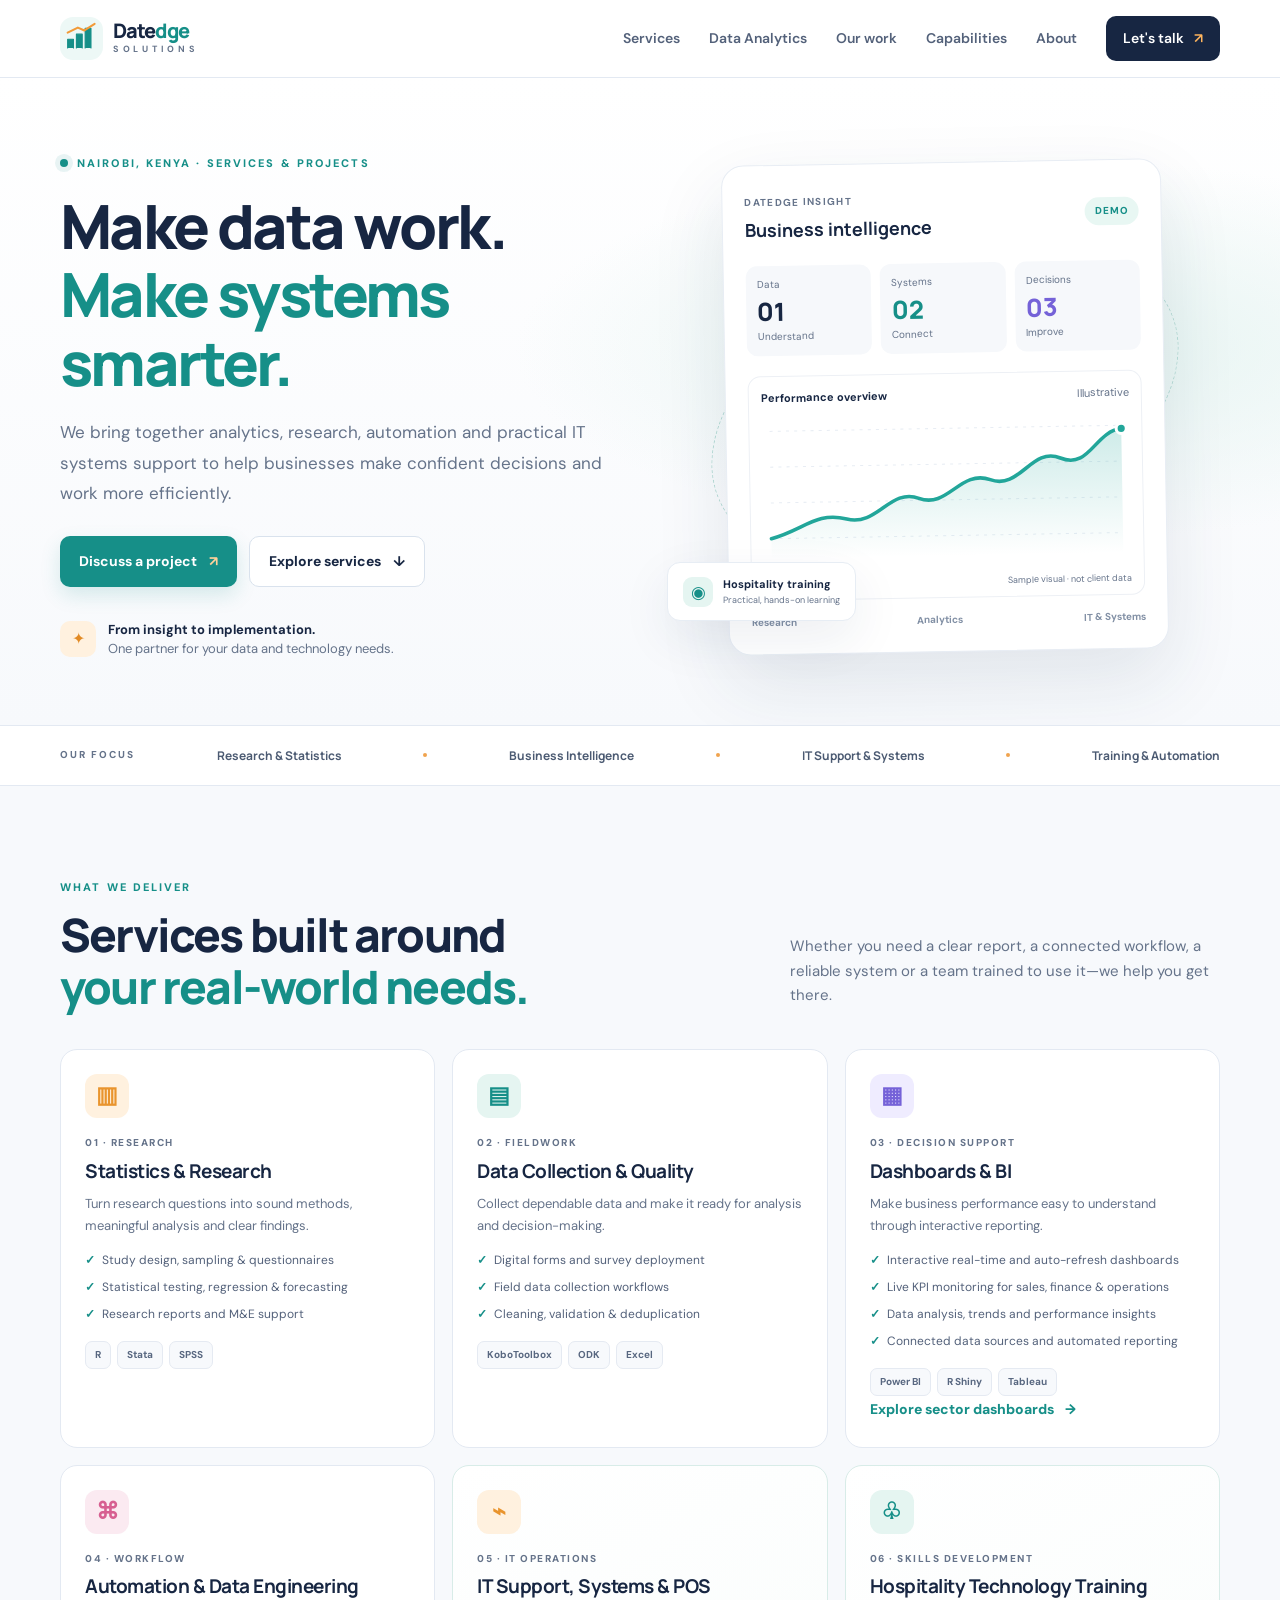
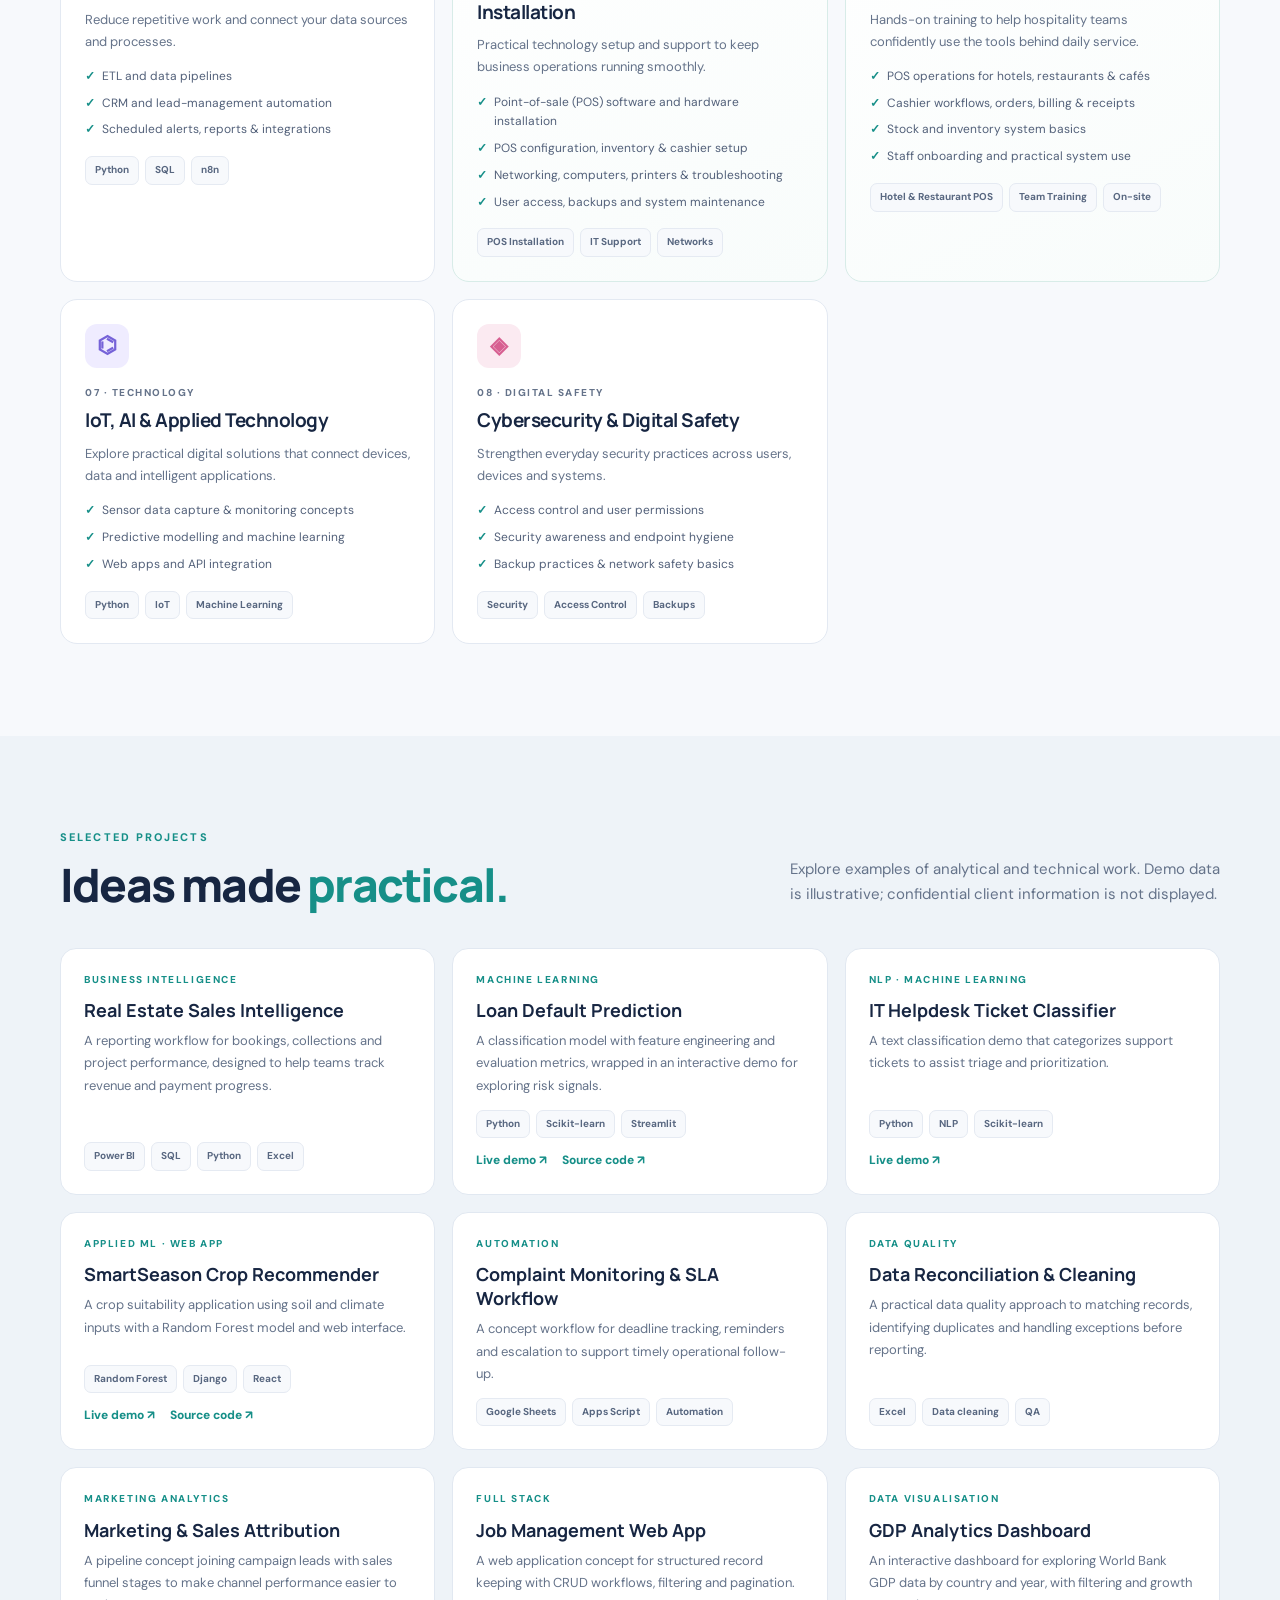
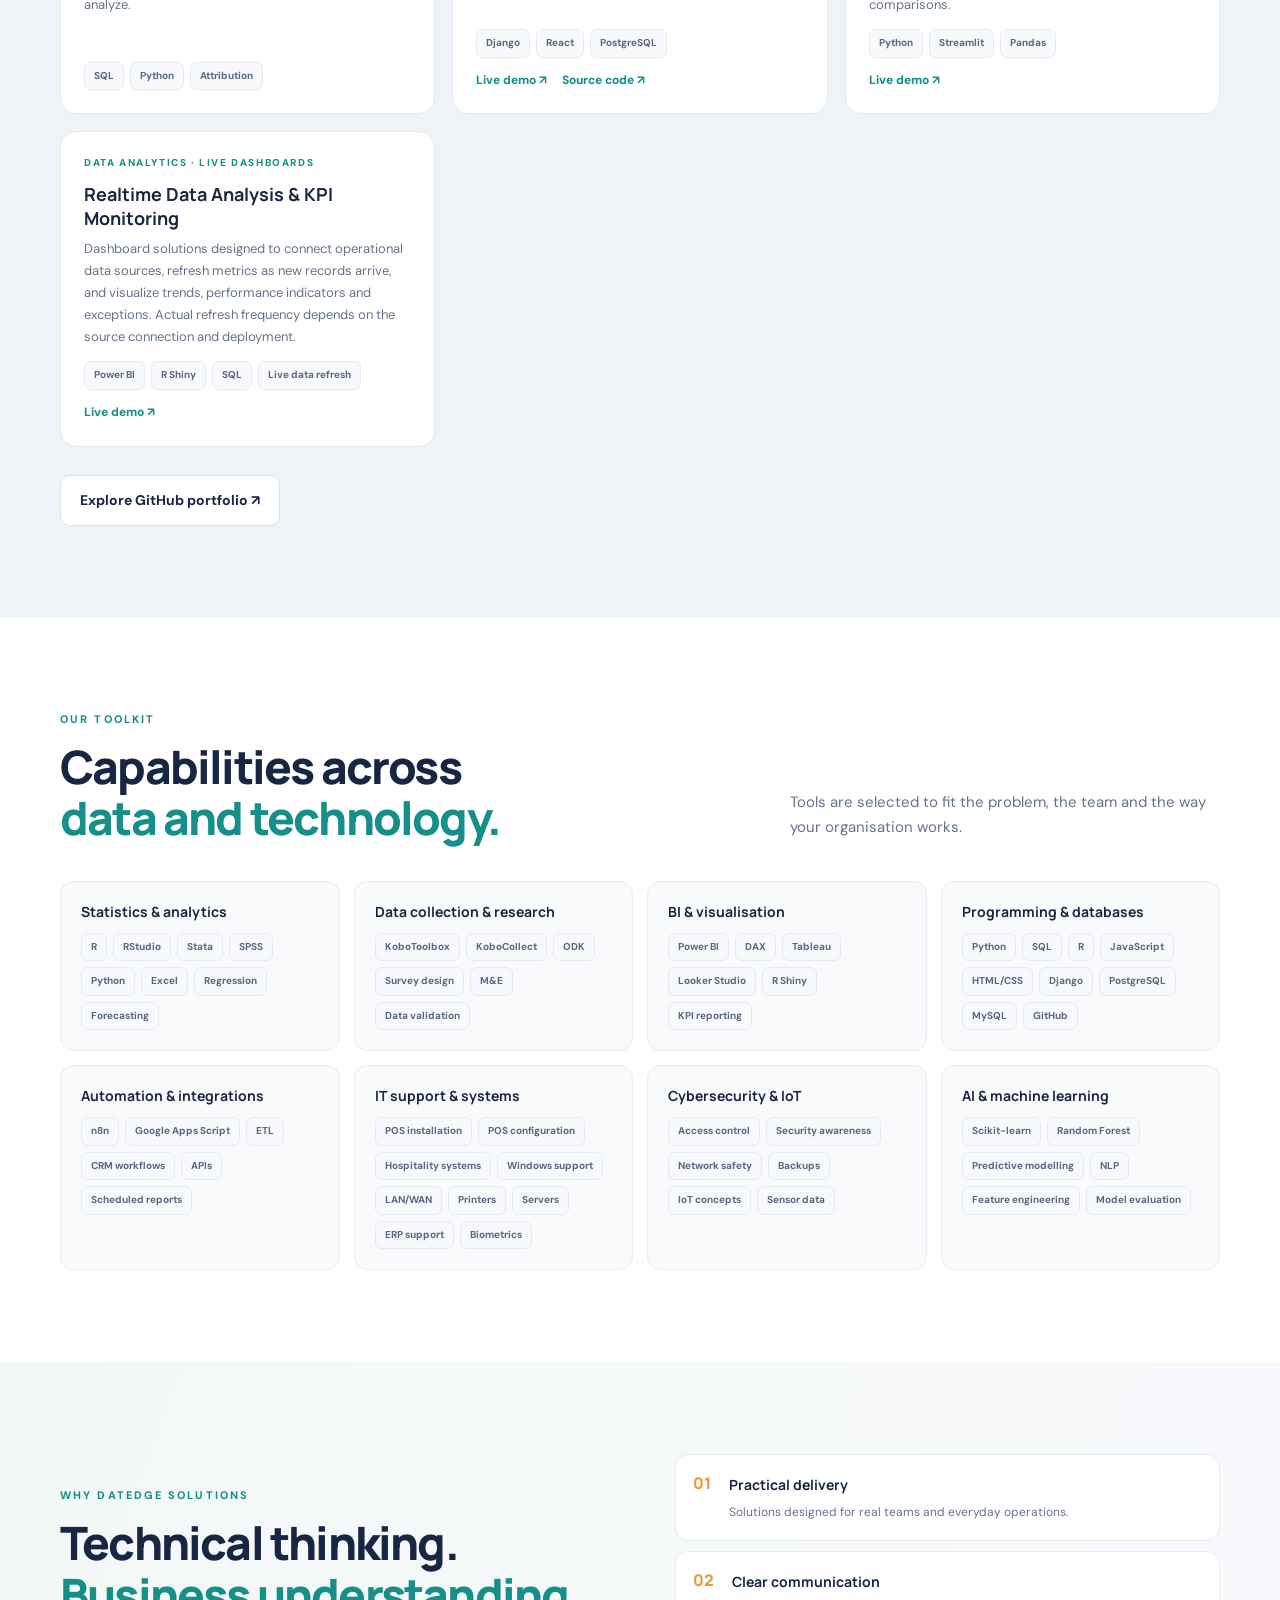
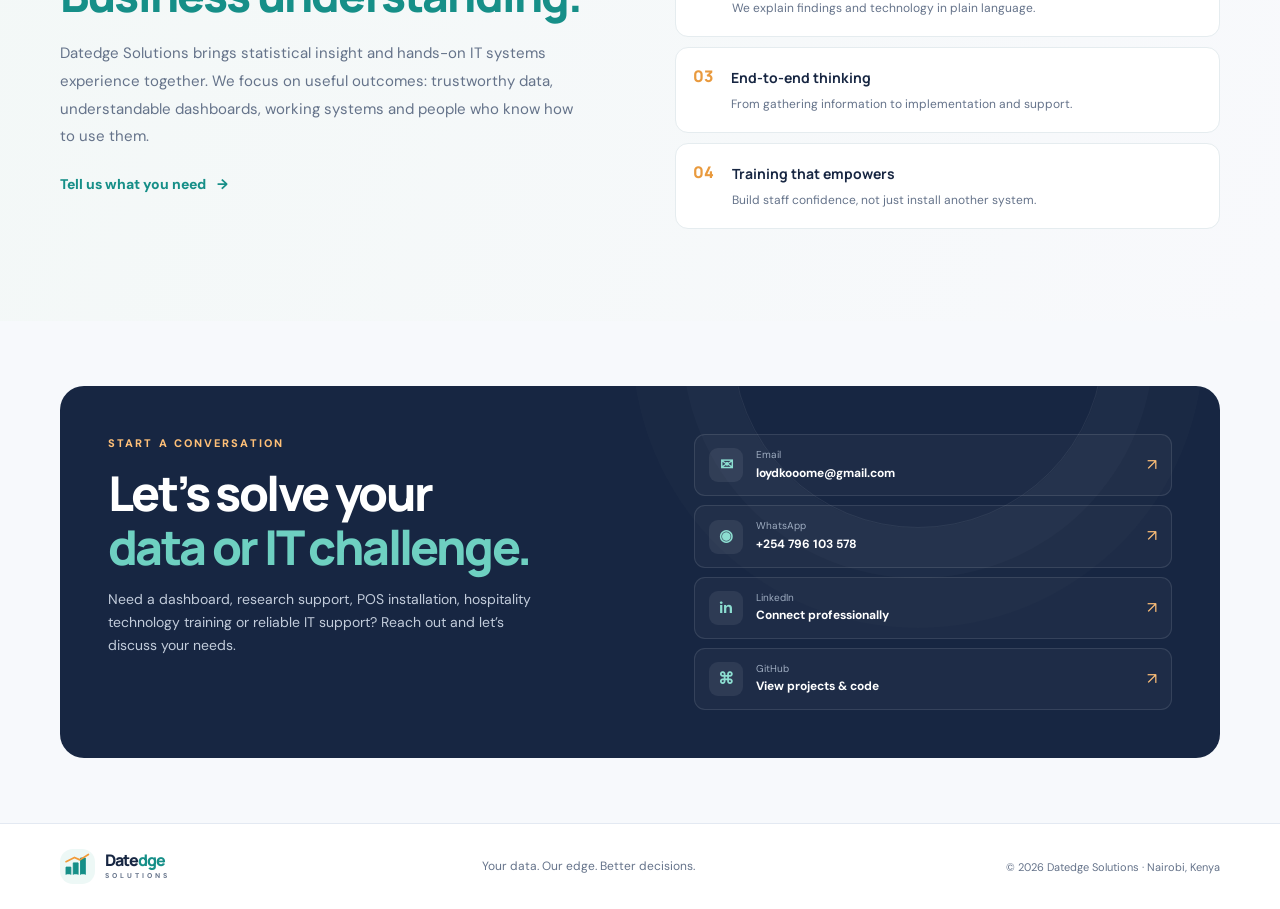
<file: public/index.html>
<!DOCTYPE html>
<html lang="en"><head><meta http-equiv="Content-Type" content="text/html; charset=UTF-8">
<meta name="viewport" content="width=device-width,initial-scale=1"><meta name="theme-color" content="#f7f9fc"><meta name="description" content="Datedge Solutions delivers data analytics, research, automation, IT support, hospitality technology training and point-of-sale installations in Kenya."><title>Datedge Solutions | Data, Systems &amp; Training</title><link rel="preconnect" href="https://fonts.googleapis.com/"><link rel="preconnect" href="https://fonts.gstatic.com/" crossorigin=""><link href="https://fonts.googleapis.com/css2?family=DM+Sans:wght@400;500;600;700&family=Manrope:wght@500;600;700;800&display=swap" rel="stylesheet"><link rel="stylesheet" href="styles.css"></head>
<body><header class="header"><div class="wrap nav"><a class="brand" href="#home" aria-label="Datedge Solutions home"><span class="mark" aria-hidden="true"><svg viewBox="0 0 48 48"><path d="M5 37V25h8v12M17 37V18h8v19M29 37V10h8v27"></path><path d="M5 16 19 9l9 4L42 4" class="trend"></path></svg></span><span><strong>Date<span>dge</span></strong><small>SOLUTIONS</small></span></a><button class="menu-toggle" id="menuToggle" aria-expanded="false" aria-label="Toggle navigation">☰</button><nav class="navlinks" id="navlinks"><a href="#services">Services</a><a href="dashboards.html">Data Analytics</a><a href="#work">Our work</a><a href="#skills">Capabilities</a><a href="#about">About</a><a class="nav-cta" href="#contact">Let's talk <span>↗</span></a></nav></div></header>
<main><section class="hero" id="home"><div class="wrap hero-grid"><div class="hero-copy"><div class="eyebrow"><span class="pulse"></span> Nairobi, Kenya · Services &amp; projects</div><h1>Make data work.<br><span>Make systems smarter.</span></h1><p class="intro">We bring together analytics, research, automation and practical IT systems support to help businesses make confident decisions and work more efficiently.</p><div class="hero-actions"><a class="button primary" href="#contact">Discuss a project <span>↗</span></a><a class="button secondary" href="#services">Explore services <span>↓</span></a></div><div class="hero-proof"><div class="proof-icon">✦</div><p><b>From insight to implementation.</b><br><span>One partner for your data and technology needs.</span></p></div></div><div class="hero-art"><div class="art-glow"></div><div class="dashboard-card"><div class="dash-top"><div><span class="tiny-label">Datedge insight</span><h3>Business intelligence</h3></div><span class="live-pill">DEMO</span></div><div class="dash-metrics"><div class="metric"><small>Data</small><b>01</b><span>Understand</span></div><div class="metric accent"><small>Systems</small><b>02</b><span>Connect</span></div><div class="metric violet"><small>Decisions</small><b>03</b><span>Improve</span></div></div><div class="chart-box"><div class="chart-head"><b>Performance overview</b><span>Illustrative</span></div><svg viewBox="0 0 360 150" role="img" aria-label="Illustrative rising performance chart"><defs><lineargradient id="fill" x1="0" x2="0" y1="0" y2="1"><stop offset="0" stop-color="#22a69a" stop-opacity=".22"></stop><stop offset="1" stop-color="#22a69a" stop-opacity="0"></stop></lineargradient></defs><path d="M8 120H352M8 85H352M8 50H352M8 15H352" stroke="#e8edf4" stroke-dasharray="3 5"></path><path d="M8 120 C40 112 52 94 82 102 S125 72 153 83 S194 55 223 66 S264 34 292 46 S326 21 352 18 V140H8Z" fill="url(#fill)"></path><path d="M8 120 C40 112 52 94 82 102 S125 72 153 83 S194 55 223 66 S264 34 292 46 S326 21 352 18" fill="none" stroke="#22a69a" stroke-width="3.5" stroke-linecap="round"></path><circle cx="352" cy="18" r="5" fill="#22a69a" stroke="white" stroke-width="3"></circle></svg><div class="chart-legend"><span><i></i>Data-led progress</span><span>Sample visual · not client data</span></div></div><div class="dash-bottom"><span>Research</span><span>Analytics</span><span>IT &amp; Systems</span></div></div><!-- hero floating analytics note removed --><div class="floating-note note-two"><span class="note-icon teal">◉</span><div><b>Hospitality training</b><small>Practical, hands-on learning</small></div></div><div class="orbit orbit-a"></div><div class="orbit orbit-b"></div></div></div></section>
<section class="trust-strip"><div class="wrap strip-inner"><span>OUR FOCUS</span><b>Research &amp; Statistics</b><i></i><b>Business Intelligence</b><i></i><b>IT Support &amp; Systems</b><i></i><b>Training &amp; Automation</b></div></section>
<section class="section" id="services"><div class="wrap"><div class="section-head"><div><div class="eyebrow">What we deliver</div><h2>Services built around<br><span>your real-world needs.</span></h2></div><p>Whether you need a clear report, a connected workflow, a reliable system or a team trained to use it—we help you get there.</p></div><div class="service-grid">
<article class="service-card"><div class="service-icon orange-bg">▥</div><div class="card-kicker">01 · Research</div><h3>Statistics &amp; Research</h3><p>Turn research questions into sound methods, meaningful analysis and clear findings.</p><ul><li>Study design, sampling &amp; questionnaires</li><li>Statistical testing, regression &amp; forecasting</li><li>Research reports and M&amp;E support</li></ul><div class="tags"><span>R</span><span>Stata</span><span>SPSS</span></div></article>
<article class="service-card"><div class="service-icon teal-bg">▤</div><div class="card-kicker">02 · Fieldwork</div><h3>Data Collection &amp; Quality</h3><p>Collect dependable data and make it ready for analysis and decision-making.</p><ul><li>Digital forms and survey deployment</li><li>Field data collection workflows</li><li>Cleaning, validation &amp; deduplication</li></ul><div class="tags"><span>KoboToolbox</span><span>ODK</span><span>Excel</span></div></article>
<article class="service-card"><div class="service-icon violet-bg">▦</div><div class="card-kicker">03 · Decision support</div><h3>Dashboards &amp; BI</h3><p>Make business performance easy to understand through interactive reporting.</p><ul><li>Interactive real-time and auto-refresh dashboards</li><li>Live KPI monitoring for sales, finance &amp; operations</li><li>Data analysis, trends and performance insights</li><li>Connected data sources and automated reporting</li></ul><div class="tags"><span>Power BI</span><span>R Shiny</span><span>Tableau</span></div><a class="text-link" href="dashboards.html">Explore sector dashboards <span>→</span></a></article>
<article class="service-card"><div class="service-icon pink-bg">⌘</div><div class="card-kicker">04 · Workflow</div><h3>Automation &amp; Data Engineering</h3><p>Reduce repetitive work and connect your data sources and processes.</p><ul><li>ETL and data pipelines</li><li>CRM and lead-management automation</li><li>Scheduled alerts, reports &amp; integrations</li></ul><div class="tags"><span>Python</span><span>SQL</span><span>n8n</span></div></article>
<article class="service-card featured-service"><div class="service-icon orange-bg">⌁</div><div class="card-kicker">05 · IT operations</div><h3>IT Support, Systems &amp; POS Installation</h3><p>Practical technology setup and support to keep business operations running smoothly.</p><ul><li>Point-of-sale (POS) software and hardware installation</li><li>POS configuration, inventory &amp; cashier setup</li><li>Networking, computers, printers &amp; troubleshooting</li><li>User access, backups and system maintenance</li></ul><div class="tags"><span>POS Installation</span><span>IT Support</span><span>Networks</span></div></article>
<article class="service-card featured-service"><div class="service-icon teal-bg">♧</div><div class="card-kicker">06 · Skills development</div><h3>Hospitality Technology Training</h3><p>Hands-on training to help hospitality teams confidently use the tools behind daily service.</p><ul><li>POS operations for hotels, restaurants &amp; cafés</li><li>Cashier workflows, orders, billing &amp; receipts</li><li>Stock and inventory system basics</li><li>Staff onboarding and practical system use</li></ul><div class="tags"><span>Hotel &amp; Restaurant POS</span><span>Team Training</span><span>On-site</span></div></article>
<article class="service-card"><div class="service-icon violet-bg">⌬</div><div class="card-kicker">07 · Technology</div><h3>IoT, AI &amp; Applied Technology</h3><p>Explore practical digital solutions that connect devices, data and intelligent applications.</p><ul><li>Sensor data capture &amp; monitoring concepts</li><li>Predictive modelling and machine learning</li><li>Web apps and API integration</li></ul><div class="tags"><span>Python</span><span>IoT</span><span>Machine Learning</span></div></article>
<article class="service-card"><div class="service-icon pink-bg">◈</div><div class="card-kicker">08 · Digital safety</div><h3>Cybersecurity &amp; Digital Safety</h3><p>Strengthen everyday security practices across users, devices and systems.</p><ul><li>Access control and user permissions</li><li>Security awareness and endpoint hygiene</li><li>Backup practices &amp; network safety basics</li></ul><div class="tags"><span>Security</span><span>Access Control</span><span>Backups</span></div></article>
</div></div></section>
<section class="section work-section" id="work"><div class="wrap"><div class="section-head"><div><div class="eyebrow">Selected projects</div><h2>Ideas made <span>practical.</span></h2></div><p>Explore examples of analytical and technical work. Demo data is illustrative; confidential client information is not displayed.</p></div><div class="work-grid" id="projectGrid"><article class="work-card"><span class="work-type">Business Intelligence</span><h3>Real Estate Sales Intelligence</h3><p>A reporting workflow for bookings, collections and project performance, designed to help teams track revenue and payment progress.</p><div class="tags"><span>Power BI</span><span>SQL</span><span>Python</span><span>Excel</span></div></article><article class="work-card"><span class="work-type">Machine Learning</span><h3>Loan Default Prediction</h3><p>A classification model with feature engineering and evaluation metrics, wrapped in an interactive demo for exploring risk signals.</p><div class="tags"><span>Python</span><span>Scikit-learn</span><span>Streamlit</span></div><div class="work-links"><a href="https://loan-default-predictor-wqexuwmwvjjupbzzurv7ct.streamlit.app/" target="_blank" rel="noopener">Live demo ↗</a><a href="https://github.com/LOYDKOOME/loan-default-predictor" target="_blank" rel="noopener">Source code ↗</a></div></article><article class="work-card"><span class="work-type">NLP · Machine Learning</span><h3>IT Helpdesk Ticket Classifier</h3><p>A text classification demo that categorizes support tickets to assist triage and prioritization.</p><div class="tags"><span>Python</span><span>NLP</span><span>Scikit-learn</span></div><div class="work-links"><a href="https://support-tickets-template.streamlit.app/" target="_blank" rel="noopener">Live demo ↗</a></div></article><article class="work-card"><span class="work-type">Applied ML · Web App</span><h3>SmartSeason Crop Recommender</h3><p>A crop suitability application using soil and climate inputs with a Random Forest model and web interface.</p><div class="tags"><span>Random Forest</span><span>Django</span><span>React</span></div><div class="work-links"><a href="https://crop-recommender-yloa.onrender.com/" target="_blank" rel="noopener">Live demo ↗</a><a href="https://github.com/LOYDKOOME/Data-analitics" target="_blank" rel="noopener">Source code ↗</a></div></article><article class="work-card"><span class="work-type">Automation</span><h3>Complaint Monitoring &amp; SLA Workflow</h3><p>A concept workflow for deadline tracking, reminders and escalation to support timely operational follow-up.</p><div class="tags"><span>Google Sheets</span><span>Apps Script</span><span>Automation</span></div></article><article class="work-card"><span class="work-type">Data Quality</span><h3>Data Reconciliation &amp; Cleaning</h3><p>A practical data quality approach to matching records, identifying duplicates and handling exceptions before reporting.</p><div class="tags"><span>Excel</span><span>Data cleaning</span><span>QA</span></div></article><article class="work-card"><span class="work-type">Marketing Analytics</span><h3>Marketing &amp; Sales Attribution</h3><p>A pipeline concept joining campaign leads with sales funnel stages to make channel performance easier to analyze.</p><div class="tags"><span>SQL</span><span>Python</span><span>Attribution</span></div></article><article class="work-card"><span class="work-type">Full Stack</span><h3>Job Management Web App</h3><p>A web application concept for structured record keeping with CRUD workflows, filtering and pagination.</p><div class="tags"><span>Django</span><span>React</span><span>PostgreSQL</span></div><div class="work-links"><a href="https://job-management-app-eta.vercel.app/" target="_blank" rel="noopener">Live demo ↗</a><a href="https://github.com/LOYDKOOME/job-management-app" target="_blank" rel="noopener">Source code ↗</a></div></article><article class="work-card"><span class="work-type">Data Visualisation</span><h3>GDP Analytics Dashboard</h3><p>An interactive dashboard for exploring World Bank GDP data by country and year, with filtering and growth comparisons.</p><div class="tags"><span>Python</span><span>Streamlit</span><span>Pandas</span></div><div class="work-links"><a href="https://gdp-dashboard-template.streamlit.app/" target="_blank" rel="noopener">Live demo ↗</a></div></article><article class="work-card"><span class="work-type">Data Analytics · Live Dashboards</span><h3>Realtime Data Analysis &amp; KPI Monitoring</h3><p>Dashboard solutions designed to connect operational data sources, refresh metrics as new records arrive, and visualize trends, performance indicators and exceptions. Actual refresh frequency depends on the source connection and deployment.</p><div class="tags"><span>Power BI</span><span>R Shiny</span><span>SQL</span><span>Live data refresh</span></div><div class="work-links"><a href="dashboards.html" target="_blank" rel="noopener">Live demo ↗</a></div></article></div><div class="work-footer"><a class="button secondary" href="https://github.com/LOYDKOOME" target="_blank" rel="noopener">Explore GitHub portfolio ↗</a></div></div></section>
<section class="section capabilities" id="skills"><div class="wrap"><div class="section-head"><div><div class="eyebrow">Our toolkit</div><h2>Capabilities across<br><span>data and technology.</span></h2></div><p>Tools are selected to fit the problem, the team and the way your organisation works.</p></div><div class="cap-grid"><article><h3>Statistics &amp; analytics</h3><div class="tags"><span>R</span><span>RStudio</span><span>Stata</span><span>SPSS</span><span>Python</span><span>Excel</span><span>Regression</span><span>Forecasting</span></div></article><article><h3>Data collection &amp; research</h3><div class="tags"><span>KoboToolbox</span><span>KoboCollect</span><span>ODK</span><span>Survey design</span><span>M&amp;E</span><span>Data validation</span></div></article><article><h3>BI &amp; visualisation</h3><div class="tags"><span>Power BI</span><span>DAX</span><span>Tableau</span><span>Looker Studio</span><span>R Shiny</span><span>KPI reporting</span></div></article><article><h3>Programming &amp; databases</h3><div class="tags"><span>Python</span><span>SQL</span><span>R</span><span>JavaScript</span><span>HTML/CSS</span><span>Django</span><span>PostgreSQL</span><span>MySQL</span><span>GitHub</span></div></article><article><h3>Automation &amp; integrations</h3><div class="tags"><span>n8n</span><span>Google Apps Script</span><span>ETL</span><span>CRM workflows</span><span>APIs</span><span>Scheduled reports</span></div></article><article><h3>IT support &amp; systems</h3><div class="tags"><span>POS installation</span><span>POS configuration</span><span>Hospitality systems</span><span>Windows support</span><span>LAN/WAN</span><span>Printers</span><span>Servers</span><span>ERP support</span><span>Biometrics</span></div></article><article><h3>Cybersecurity &amp; IoT</h3><div class="tags"><span>Access control</span><span>Security awareness</span><span>Network safety</span><span>Backups</span><span>IoT concepts</span><span>Sensor data</span></div></article><article><h3>AI &amp; machine learning</h3><div class="tags"><span>Scikit-learn</span><span>Random Forest</span><span>Predictive modelling</span><span>NLP</span><span>Feature engineering</span><span>Model evaluation</span></div></article></div></div></section>
<section class="section about-section" id="about"><div class="wrap about-grid"><div><div class="eyebrow">Why Datedge Solutions</div><h2>Technical thinking.<br><span>Business understanding.</span></h2><p class="about-text">Datedge Solutions brings statistical insight and hands-on IT systems experience together. We focus on useful outcomes: trustworthy data, understandable dashboards, working systems and people who know how to use them.</p><a href="#contact" class="text-link">Tell us what you need <span>→</span></a></div><div class="values"><div class="value"><span>01</span><div><b>Practical delivery</b><p>Solutions designed for real teams and everyday operations.</p></div></div><div class="value"><span>02</span><div><b>Clear communication</b><p>We explain findings and technology in plain language.</p></div></div><div class="value"><span>03</span><div><b>End-to-end thinking</b><p>From gathering information to implementation and support.</p></div></div><div class="value"><span>04</span><div><b>Training that empowers</b><p>Build staff confidence, not just install another system.</p></div></div></div></div></section>
<section class="contact-section" id="contact"><div class="wrap contact-panel"><div class="contact-copy"><div class="eyebrow light">Start a conversation</div><h2>Let’s solve your<br><span>data or IT challenge.</span></h2><p>Need a dashboard, research support, POS installation, hospitality technology training or reliable IT support? Reach out and let’s discuss your needs.</p></div><div class="contact-actions"><a class="contact-link" href="mailto:loydkooome@gmail.com"><span class="contact-symbol">✉</span><span><small>Email</small><b>loydkooome@gmail.com</b></span><span class="arrow">↗</span></a><a class="contact-link" href="https://wa.me/254796103578" target="_blank" rel="noopener"><span class="contact-symbol">◉</span><span><small>WhatsApp</small><b>+254 796 103 578</b></span><span class="arrow">↗</span></a><a class="contact-link" href="https://www.linkedin.com/in/loydkoome" target="_blank" rel="noopener"><span class="contact-symbol">in</span><span><small>LinkedIn</small><b>Connect professionally</b></span><span class="arrow">↗</span></a><a class="contact-link" href="https://github.com/LOYDKOOME" target="_blank" rel="noopener"><span class="contact-symbol">⌘</span><span><small>GitHub</small><b>View projects &amp; code</b></span><span class="arrow">↗</span></a></div></div></section></main><footer class="footer"><div class="wrap footer-inner"><a class="brand footer-brand" href="#home"><span class="mark"><svg viewBox="0 0 48 48"><path d="M5 37V25h8v12M17 37V18h8v19M29 37V10h8v27"></path><path d="M5 16 19 9l9 4L42 4" class="trend"></path></svg></span><span><strong>Date<span>dge</span></strong><small>SOLUTIONS</small></span></a><p>Your data. Our edge. Better decisions.</p><small>© <span id="year">2026</span> Datedge Solutions · Nairobi, Kenya</small></div></footer><script src="app.js" defer=""></script></body>
</html>
</file>
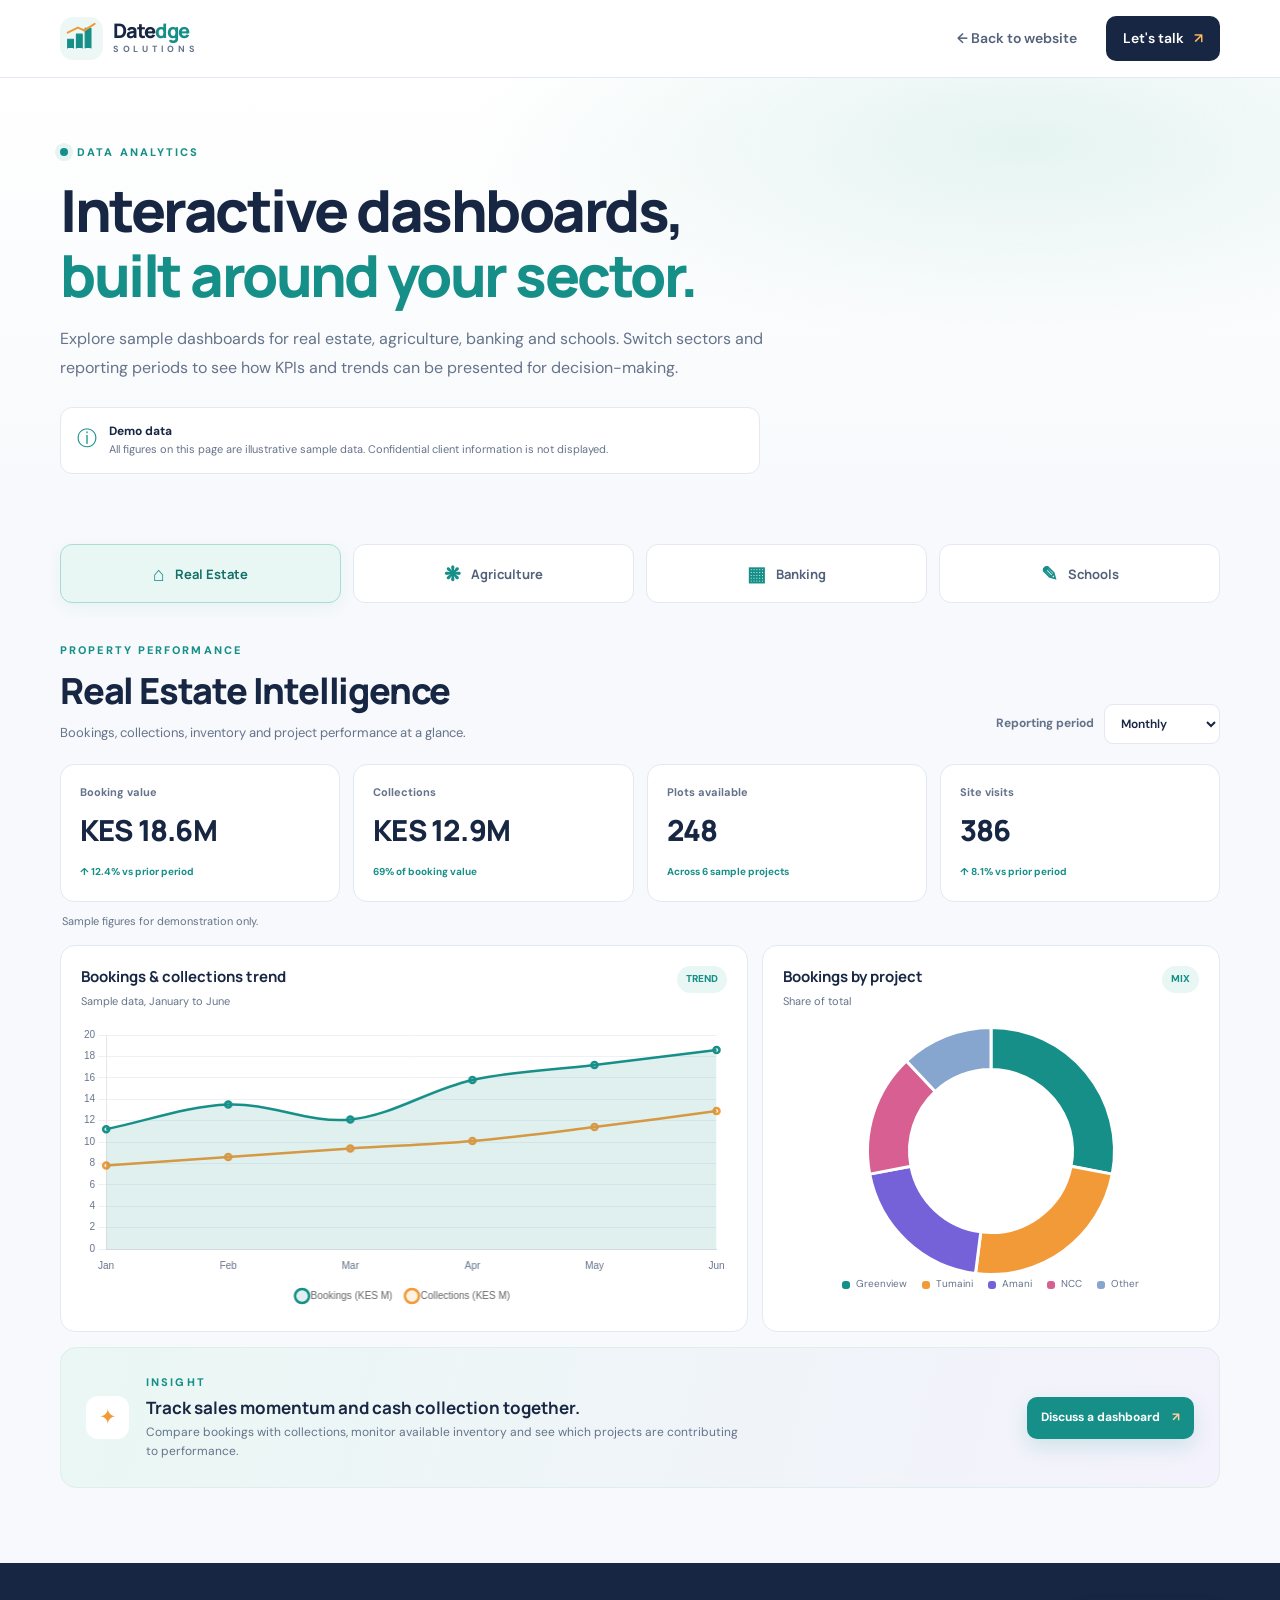
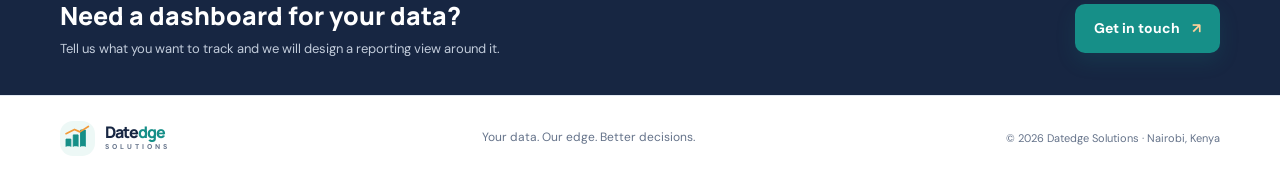
<file: public/dashboards.html>
<!DOCTYPE html>
<html lang="en">
<head>
<meta charset="utf-8">
<meta name="viewport" content="width=device-width,initial-scale=1">
<meta name="theme-color" content="#f7f9fc">
<meta name="description" content="Interactive sample dashboards by Datedge Solutions for real estate, agriculture, banking and schools.">
<title>Data Analytics Dashboards | Datedge Solutions</title>
<link rel="preconnect" href="https://fonts.googleapis.com/">
<link rel="preconnect" href="https://fonts.gstatic.com/" crossorigin>
<link href="https://fonts.googleapis.com/css2?family=DM+Sans:wght@400;500;600;700&family=Manrope:wght@500;600;700;800&display=swap" rel="stylesheet">
<link rel="stylesheet" href="styles.css">
<link rel="stylesheet" href="dashboards.css">
</head>
<body>
<header class="header"><div class="wrap nav"><a class="brand" href="index.html" aria-label="Datedge Solutions home"><span class="mark" aria-hidden="true"><svg viewBox="0 0 48 48"><path d="M5 37V25h8v12M17 37V18h8v19M29 37V10h8v27"></path><path d="M5 16 19 9l9 4L42 4" class="trend"></path></svg></span><span><strong>Date<span>dge</span></strong><small>SOLUTIONS</small></span></a><nav class="navlinks dash-nav"><a href="index.html">← Back to website</a><a class="nav-cta" href="index.html#contact">Let's talk <span>↗</span></a></nav></div></header>
<main>
<section class="dash-hero"><div class="wrap">
<div class="eyebrow"><span class="pulse"></span> Data Analytics</div>
<h1>Interactive dashboards,<br><span>built around your sector.</span></h1>
<p>Explore sample dashboards for real estate, agriculture, banking and schools. Switch sectors and reporting periods to see how KPIs and trends can be presented for decision-making.</p>
<div class="demo-note"><span>ⓘ</span><div><b>Demo data</b><small>All figures on this page are illustrative sample data. Confidential client information is not displayed.</small></div></div>
</div></section>
<section class="section sector-section"><div class="wrap">
<div class="sector-tabs" role="tablist" aria-label="Choose a sector">
<button class="sector-tab active" role="tab" aria-selected="true" data-sector="realestate"><span>⌂</span>Real Estate</button>
<button class="sector-tab" role="tab" aria-selected="false" data-sector="agriculture"><span>❋</span>Agriculture</button>
<button class="sector-tab" role="tab" aria-selected="false" data-sector="banking"><span>▦</span>Banking</button>
<button class="sector-tab" role="tab" aria-selected="false" data-sector="schools"><span>✎</span>Schools</button>
</div>
<div class="dash-heading">
<div><div class="eyebrow" id="sectorEyebrow">PROPERTY PERFORMANCE</div><h2 id="sectorTitle">Real Estate Intelligence</h2><p id="sectorDescription">Bookings, collections, inventory and project performance at a glance.</p></div>
<label class="period-select">Reporting period <select id="period"><option value="monthly">Monthly</option><option value="quarterly">Quarterly</option><option value="yearly">Year to date</option></select></label>
</div>
<div class="kpi-grid" id="kpiGrid"></div>
<p class="kpi-note">Sample figures for demonstration only.</p>
<div class="chart-grid">
<div class="chart-panel"><div class="chart-title"><div><h3 id="mainChartTitle">Bookings &amp; collections trend</h3><p>Sample data, January to June</p></div><span class="chart-chip">TREND</span></div><div class="chart-area"><canvas id="mainChart"></canvas></div></div>
<div class="chart-panel"><div class="chart-title"><div><h3 id="sideChartTitle">Bookings by project</h3><p>Share of total</p></div><span class="chart-chip">MIX</span></div><div class="chart-area donut-area"><canvas id="sideChart"></canvas></div><div class="custom-legend" id="chartLegend"></div></div>
</div>
<div class="insight-panel"><div class="insight-icon">✦</div><div><div class="eyebrow">Insight</div><h3 id="insightTitle"></h3><p id="insightText"></p></div><a class="button primary" href="index.html#contact">Discuss a dashboard <span>↗</span></a></div>
</div></section>
<section class="dash-bottom-cta"><div class="wrap"><div><h2>Need a dashboard for your data?</h2><p>Tell us what you want to track and we will design a reporting view around it.</p></div><a class="button primary" href="mailto:loydkooome@gmail.com">Get in touch <span>↗</span></a></div></section>
</main>
<footer class="footer"><div class="wrap footer-inner"><a class="brand footer-brand" href="index.html"><span class="mark"><svg viewBox="0 0 48 48"><path d="M5 37V25h8v12M17 37V18h8v19M29 37V10h8v27"></path><path d="M5 16 19 9l9 4L42 4" class="trend"></path></svg></span><span><strong>Date<span>dge</span></strong><small>SOLUTIONS</small></span></a><p>Your data. Our edge. Better decisions.</p><small>© <span id="year">2026</span> Datedge Solutions · Nairobi, Kenya</small></div></footer>
<script src="chart.js"></script>
<script src="dashboards.js"></script>
</body>
</html>
</file>
<file: public/styles.css>
*{box-sizing:border-box} :root{--bg:#f7f9fc;--paper:#fff;--ink:#172642;--muted:#65738a;--line:#e3e9f2;--teal:#168f88;--orange:#f29a38;--violet:#7562d8;--pink:#d75f91;--shadow:0 18px 50px rgba(25,48,84,.08)}html{scroll-behavior:smooth;scroll-padding-top:88px}body{margin:0;background:var(--bg);color:var(--ink);font-family:'DM Sans',sans-serif;line-height:1.65}a{color:inherit;text-decoration:none}.wrap{width:min(1160px,calc(100% - 44px));margin-inline:auto}.header{height:78px;background:rgba(255,255,255,.92);backdrop-filter:blur(12px);border-bottom:1px solid var(--line);position:sticky;top:0;z-index:20}.nav{height:100%;display:flex;align-items:center;justify-content:space-between}.brand{display:flex;align-items:center;gap:10px}.mark{width:43px;height:43px;display:grid;place-items:center;background:#edf8f6;border-radius:13px}.mark svg{width:35px;fill:var(--teal);stroke:var(--teal);stroke-width:1.5;stroke-linecap:round;stroke-linejoin:round}.mark .trend{fill:none;stroke:var(--orange);stroke-width:2.8}.brand strong{font:800 20px Manrope,sans-serif;letter-spacing:-1px;display:block;line-height:1.1}.brand strong span{color:var(--teal)}.brand small{display:block;font-size:9px;font-weight:700;letter-spacing:3.7px;color:var(--muted)}.navlinks{display:flex;align-items:center;gap:29px;font-size:14px;font-weight:600;color:#53617a}.navlinks a:hover,.text-link:hover{color:var(--teal)}.nav-cta{background:var(--ink);color:white!important;padding:11px 17px;border-radius:10px}.nav-cta span{color:#ffb55e;margin-left:7px}.menu-toggle{display:none;border:1px solid var(--line);background:white;border-radius:9px;padding:7px 12px;font-size:20px;color:var(--ink)}.hero{padding:76px 0 66px;overflow:hidden;background:radial-gradient(ellipse at 82% 42%,#e5f4f1 0,transparent 36%),linear-gradient(180deg,#fff 0%,#f7f9fc 100%)}.hero-grid{display:grid;grid-template-columns:1.02fr .98fr;gap:38px;align-items:center}.eyebrow{font-size:11px;letter-spacing:2.1px;text-transform:uppercase;font-weight:800;color:var(--teal);display:flex;align-items:center;gap:9px}.pulse{width:8px;height:8px;background:var(--teal);border-radius:50%;box-shadow:0 0 0 5px #168f8818}.hero h1,.section h2,.about-grid h2,.contact-copy h2{font:800 clamp(38px,5vw,61px)/1.12 Manrope,sans-serif;letter-spacing:-2.6px;margin:20px 0}.hero h1 span,.section h2 span,.about-grid h2 span{color:var(--teal)}.intro{font-size:17px;color:var(--muted);max-width:570px;line-height:1.8}.hero-actions{display:flex;gap:12px;flex-wrap:wrap;margin-top:27px}.button{display:inline-flex;align-items:center;justify-content:center;gap:12px;border-radius:10px;padding:13px 19px;font-weight:700;font-size:14px;transition:transform .2s}.button:hover{transform:translateY(-2px)}.primary{background:var(--teal);color:white;box-shadow:0 8px 20px #168f8828}.primary span{color:#ffd19a}.secondary{background:white;border:1px solid #d9e2ed;color:var(--ink)}.hero-proof{display:flex;align-items:center;gap:12px;margin-top:33px}.proof-icon{width:36px;height:36px;display:grid;place-items:center;background:#fff1df;color:#e28a24;border-radius:10px}.hero-proof p{font-size:13px;line-height:1.5;margin:0}.hero-proof b{font-size:13px}.hero-proof p span{color:var(--muted)}.hero-art{min-height:450px;position:relative;display:grid;place-items:center}.art-glow{position:absolute;width:390px;height:390px;border-radius:50%;background:linear-gradient(140deg,#d7efeb,#f4e8fa);filter:blur(1px)}.dashboard-card{position:relative;z-index:2;width:min(440px,90%);padding:22px;background:white;border:1px solid #e8edf4;border-radius:22px;box-shadow:0 30px 75px #1c38551b;transform:rotate(-1deg)}.dash-top{display:flex;align-items:center;justify-content:space-between}.tiny-label{font-size:10px;color:var(--muted);letter-spacing:1.3px;text-transform:uppercase;font-weight:700}.dash-top h3{font:700 18px Manrope;margin:4px 0}.live-pill{font-size:10px;letter-spacing:1px;font-weight:800;background:#e8f7f3;color:var(--teal);padding:6px 10px;border-radius:20px}.dash-metrics{display:grid;grid-template-columns:repeat(3,1fr);gap:9px;margin:20px 0}.metric{padding:11px;background:#f6f8fb;border-radius:11px}.metric small,.metric span{display:block;color:var(--muted);font-size:10px}.metric b{font:800 25px Manrope;display:block;color:var(--ink)}.metric.accent b{color:var(--teal)}.metric.violet b{color:var(--violet)}.chart-box{border:1px solid #edf0f5;border-radius:13px;padding:12px 12px 8px}.chart-head{display:flex;justify-content:space-between;font-size:11px}.chart-head span{color:var(--muted)}.chart-box svg{width:100%;margin-top:8px}.chart-legend{display:flex;justify-content:space-between;font-size:9px;color:var(--muted)}.chart-legend i{display:inline-block;width:7px;height:7px;background:var(--teal);border-radius:50%;margin-right:5px}.dash-bottom{display:flex;justify-content:space-between;margin-top:14px;font-size:10px;font-weight:700;color:#8290a5}.floating-note{position:absolute;z-index:3;display:flex;align-items:center;gap:10px;padding:12px 15px;background:white;border:1px solid #e7edf4;border-radius:13px;box-shadow:var(--shadow)}.floating-note b,.floating-note small{display:block}.floating-note b{font-size:11px}.floating-note small{font-size:9px;color:var(--muted)}.note-icon{width:30px;height:30px;display:grid;place-items:center;border-radius:9px;font-size:17px}.orange{background:#fff0df;color:#e88b24}.teal{background:#e5f5f1;color:var(--teal)}.note-one{top:28px;right:-4px}.note-two{bottom:30px;left:-3px}.orbit{position:absolute;border:1px dashed #b6dcd6;border-radius:50%;transform:rotate(-22deg)}.orbit-a{width:490px;height:290px}.orbit-b{width:410px;height:370px;transform:rotate(42deg);border-color:#d9c9ec}.trust-strip{background:white;border-block:1px solid var(--line)}.strip-inner{display:flex;align-items:center;justify-content:space-between;gap:18px;padding:21px 0;flex-wrap:wrap}.strip-inner>span{font-size:10px;letter-spacing:2px;font-weight:800;color:var(--muted)}.strip-inner b{font:700 12px Manrope;color:#4b5a72}.strip-inner i{width:4px;height:4px;border-radius:50%;background:#f0a34e}.section{padding:92px 0}.section-head{display:flex;justify-content:space-between;align-items:end;gap:30px;margin-bottom:37px}.section h2,.about-grid h2{font-size:clamp(32px,4vw,46px);margin:13px 0 0;letter-spacing:-1.8px}.section-head>p{max-width:430px;color:var(--muted);font-size:15px;margin:0 0 4px}.service-grid{display:grid;grid-template-columns:repeat(3,1fr);gap:17px}.service-card{background:white;border:1px solid var(--line);border-radius:17px;padding:24px;transition:box-shadow .2s,transform .2s}.service-card:hover{transform:translateY(-3px);box-shadow:var(--shadow)}.service-icon{width:44px;height:44px;display:grid;place-items:center;border-radius:12px;font-size:23px;font-weight:700}.orange-bg{background:#fff1df;color:#e9942d}.teal-bg{background:#e5f5f1;color:var(--teal)}.violet-bg{background:#efecff;color:var(--violet)}.pink-bg{background:#fbeaf1;color:var(--pink)}.card-kicker{font-size:10px;letter-spacing:1.5px;text-transform:uppercase;font-weight:800;color:var(--muted);margin-top:17px}.service-card h3{font:700 19px/1.35 Manrope;margin:7px 0 9px;letter-spacing:-.5px}.service-card p{font-size:13px;color:var(--muted);margin:0;line-height:1.7}.service-card ul{list-style:none;padding:0;margin:14px 0 16px;display:grid;gap:7px}.service-card li{font-size:12px;color:#53617a;position:relative;padding-left:17px}.service-card li:before{content:'✓';position:absolute;left:0;color:var(--teal);font-weight:800}.tags{display:flex;flex-wrap:wrap;gap:6px;margin-top:13px}.tags span{font-size:10px;font-weight:700;padding:5px 9px;border:1px solid #e5eaf2;background:#f7f9fc;color:#586780;border-radius:7px}.featured-service{background:linear-gradient(155deg,#fff,#f8fcfb);border-color:#d8ece8}.work-section{background:#eef3f8}.work-grid{display:grid;grid-template-columns:repeat(3,1fr);gap:17px}.work-card{background:white;border:1px solid #e1e8f1;border-radius:16px;padding:23px;display:flex;flex-direction:column;min-height:235px}.work-card .work-type{font-size:10px;text-transform:uppercase;letter-spacing:1.6px;font-weight:800;color:var(--teal)}.work-card h3{font:700 18px Manrope;margin:10px 0 8px}.work-card p{font-size:13px;color:var(--muted);margin:0;line-height:1.7}.work-card .tags{margin-top:auto;padding-top:13px}.work-links{display:flex;gap:15px;margin-top:13px;font-size:12px;font-weight:800;color:var(--teal)}.work-footer{margin-top:28px}.capabilities{background:#fff}.cap-grid{display:grid;grid-template-columns:repeat(4,1fr);gap:14px}.cap-grid article{padding:20px;background:#f8fafc;border:1px solid #e8edf4;border-radius:13px}.cap-grid h3{font:700 14px Manrope;margin:0}.cap-grid .tags{margin-top:12px}.about-section{background:linear-gradient(110deg,#f3f8f7,#f8f9fc)}.about-grid{display:grid;grid-template-columns:1fr 1fr;gap:70px;align-items:center}.about-text{color:var(--muted);font-size:15px;line-height:1.85;max-width:520px;margin:20px 0}.text-link{font-size:14px;font-weight:800;color:var(--teal)}.text-link span{margin-left:8px}.values{display:grid;gap:10px}.value{display:flex;gap:18px;background:white;border:1px solid #e5ecef;border-radius:13px;padding:17px}.value>span{font:800 16px Manrope;color:#e99a3e}.value b{font:700 14px Manrope}.value p{font-size:12px;color:var(--muted);margin:4px 0 0}.contact-section{padding:65px 0}.contact-panel{background:#172642;border-radius:24px;padding:48px;display:grid;grid-template-columns:1fr .9fr;gap:55px;position:relative;overflow:hidden}.contact-panel:before{content:'';position:absolute;width:370px;height:370px;right:10%;top:-230px;border:1px solid #ffffff12;border-radius:50%;box-shadow:0 0 0 50px #ffffff05,0 0 0 100px #ffffff03}.light{color:#ffc078}.contact-copy h2{color:white;font-size:clamp(34px,4vw,48px);margin:14px 0}.contact-copy h2 span{color:#6ed0c1}.contact-copy p{color:#c2ccdb;max-width:440px;font-size:14px}.contact-actions{position:relative;z-index:1;display:grid;gap:9px}.contact-link{display:flex;align-items:center;gap:13px;padding:12px 14px;border:1px solid #ffffff1b;border-radius:11px;color:white;background:#ffffff08}.contact-link:hover{background:#ffffff12}.contact-symbol{width:34px;height:34px;display:grid;place-items:center;border-radius:9px;background:#ffffff12;color:#8cddd0;font-weight:800}.contact-link small,.contact-link b{display:block}.contact-link small{font-size:10px;color:#9eacc0}.contact-link b{font-size:12px}.contact-link .arrow{margin-left:auto;color:#ffc078}.footer{background:white;border-top:1px solid var(--line)}.footer-inner{min-height:85px;display:flex;align-items:center;justify-content:space-between;gap:20px;flex-wrap:wrap;padding-block:18px}.footer-inner p{font-size:12px;color:var(--muted)}.footer-inner>small{font-size:11px;color:var(--muted)}.footer-brand .mark{width:35px;height:35px}.footer-brand .mark svg{width:29px}.footer-brand strong{font-size:16px}.footer-brand small{font-size:7px;letter-spacing:3px}
@media(max-width:960px){.hero-grid{grid-template-columns:1fr;gap:20px}.hero-copy{max-width:700px}.hero-art{min-height:430px}.service-grid,.work-grid{grid-template-columns:repeat(2,1fr)}.cap-grid{grid-template-columns:repeat(2,1fr)}.about-grid{gap:35px}.contact-panel{gap:30px;padding:36px}}@media(max-width:700px){.wrap{width:min(100% - 32px,1160px)}.header{height:68px}.menu-toggle{display:block}.navlinks{display:none;position:absolute;left:0;right:0;top:68px;background:white;padding:18px 22px 22px;border-bottom:1px solid var(--line);box-shadow:0 12px 20px #1628440c;flex-direction:column;align-items:stretch;gap:16px}.navlinks.open{display:flex}.nav-cta{text-align:center}.hero{padding:48px 0 35px}.hero h1{font-size:clamp(37px,10vw,50px);letter-spacing:-2px}.intro{font-size:15px}.hero-art{min-height:365px}.dashboard-card{padding:15px;width:94%}.art-glow{width:290px;height:290px}.orbit-a{width:360px;height:230px}.orbit-b{width:300px;height:290px}.note-one{right:-2px;top:7px}.note-two{left:-2px;bottom:4px}.floating-note{padding:9px 10px}.floating-note b{font-size:10px}.floating-note small{font-size:8px}.strip-inner{justify-content:center;text-align:center;gap:11px}.strip-inner>span{width:100%}.strip-inner i{display:none}.section{padding:64px 0}.section-head{display:block}.section-head>p{margin-top:17px}.section h2,.about-grid h2{font-size:34px}.service-grid,.work-grid,.cap-grid{grid-template-columns:1fr}.service-card{padding:21px}.about-grid{grid-template-columns:1fr;gap:27px}.contact-section{padding:35px 0}.contact-panel{grid-template-columns:1fr;padding:27px 21px;border-radius:18px;gap:22px}.contact-copy h2{font-size:36px}.footer-inner{justify-content:center;text-align:center}.footer-inner p{width:100%;margin:0}.footer-inner>small{width:100%}}@media(prefers-reduced-motion:reduce){html{scroll-behavior:auto}*,*:before,*:after{transition:none!important;animation:none!important}}
</file>
<file: public/dashboards.css>
.dash-hero{padding:65px 0 35px;background:radial-gradient(ellipse at 80% 15%,#e5f4f1 0,transparent 38%),linear-gradient(180deg,#fff,#f7f9fc)}.dash-hero h1{font:800 clamp(38px,5vw,58px)/1.12 Manrope,sans-serif;letter-spacing:-2.5px;margin:17px 0}.dash-hero h1 span{color:var(--teal)}.dash-hero p{max-width:720px;color:var(--muted);font-size:16px;line-height:1.8}.demo-note{display:flex;align-items:flex-start;gap:12px;max-width:700px;margin-top:24px;padding:14px 16px;background:#fff;border:1px solid #e3e9f2;border-radius:12px}.demo-note>span{color:var(--teal);font-size:20px}.demo-note b,.demo-note small{display:block}.demo-note b{font-size:12px}.demo-note small{font-size:11px;color:var(--muted);line-height:1.6}.sector-section{padding-top:35px;padding-bottom:75px}.sector-tabs{display:grid;grid-template-columns:repeat(4,1fr);gap:12px}.sector-tab{display:flex;align-items:center;justify-content:center;gap:10px;padding:15px;background:#fff;border:1px solid var(--line);border-radius:12px;color:#53617a;font:700 13px Manrope;cursor:pointer;transition:.2s}.sector-tab span{font-size:20px;color:var(--teal)}.sector-tab:hover{border-color:#9bd2ca;transform:translateY(-1px)}.sector-tab.active{background:#e8f7f3;border-color:#a9dcd4;color:#146f69;box-shadow:0 5px 15px #168f8810}.dash-heading{display:flex;align-items:end;justify-content:space-between;gap:22px;margin:38px 0 20px}.dash-heading h2{font:800 clamp(26px,3.2vw,36px) Manrope;letter-spacing:-1.2px;margin:7px 0}.dash-heading p{font-size:13px;color:var(--muted);margin:0}.period-select{display:flex;align-items:center;gap:10px;color:var(--muted);font-size:12px;font-weight:700;white-space:nowrap}.period-select select{border:1px solid var(--line);background:#fff;padding:10px 12px;border-radius:9px;color:var(--ink);font:600 12px 'DM Sans';outline-color:var(--teal)}.kpi-grid{display:grid;grid-template-columns:repeat(4,1fr);gap:13px}.kpi-card{background:#fff;border:1px solid var(--line);border-radius:14px;padding:18px 19px;min-width:0}.kpi-card .kpi-label{font-size:11px;color:var(--muted);font-weight:700;display:block}.kpi-card strong{display:block;font:800 clamp(20px,2.5vw,29px) Manrope;letter-spacing:-.8px;margin:9px 0 7px;white-space:nowrap}.kpi-card small{font-size:10px;color:#168f88;font-weight:700}.kpi-note{font-size:11px;color:var(--muted);margin:10px 2px 0}.chart-grid{display:grid;grid-template-columns:1.5fr 1fr;gap:14px;margin-top:15px}.chart-panel{background:#fff;border:1px solid var(--line);border-radius:15px;padding:20px;min-width:0}.chart-title{display:flex;justify-content:space-between;align-items:start;gap:10px}.chart-title h3{font:700 15px Manrope;margin:0}.chart-title p{font-size:11px;color:var(--muted);margin:5px 0 0}.chart-chip{font-size:10px;font-weight:800;color:#168f88;background:#e8f7f3;padding:5px 9px;border-radius:20px}.chart-area{height:285px;margin-top:16px;position:relative}.donut-area{height:250px;max-width:370px;margin:16px auto 0}.custom-legend{display:flex;flex-wrap:wrap;justify-content:center;gap:10px 15px;font-size:10px;color:var(--muted)}.custom-legend span{display:inline-flex;align-items:center;gap:6px}.custom-legend i{width:8px;height:8px;border-radius:3px;display:inline-block}.insight-panel{display:flex;align-items:center;gap:17px;background:linear-gradient(105deg,#eaf7f4,#f4f2fc);border:1px solid #deeee9;border-radius:16px;padding:25px;margin-top:15px}.insight-icon{width:43px;height:43px;border-radius:12px;background:white;display:grid;place-items:center;color:var(--orange);font-size:21px;flex-shrink:0}.insight-panel>div:nth-child(2){flex:1}.insight-panel h3{font:700 17px Manrope;margin:4px 0}.insight-panel p{font-size:12px;color:var(--muted);margin:0;max-width:600px}.insight-panel .button{white-space:nowrap;padding:11px 14px;font-size:12px}.dash-bottom-cta{background:#172642;padding:35px 0}.dash-bottom-cta .wrap{display:flex;justify-content:space-between;align-items:center;gap:25px}.dash-bottom-cta h2{font:800 25px Manrope;color:#fff;margin:0 0 5px}.dash-bottom-cta p{font-size:13px;color:#c2ccdb;margin:0}.dash-bottom-cta .button{white-space:nowrap}@media(max-width:850px){.kpi-grid{grid-template-columns:repeat(2,1fr)}.chart-grid{grid-template-columns:1fr}.chart-area{height:260px}.donut-area{height:245px}.sector-tabs{grid-template-columns:repeat(2,1fr)}}@media(max-width:600px){.dash-hero{padding:45px 0 25px}.dash-hero h1{font-size:39px;letter-spacing:-1.8px}.dash-hero p{font-size:14px}.dash-heading{display:block}.period-select{margin-top:17px;justify-content:space-between}.sector-tabs{gap:8px}.sector-tab{padding:12px 7px;font-size:11px;gap:7px}.kpi-grid{gap:8px}.kpi-card{padding:14px}.kpi-card strong{font-size:21px}.chart-panel{padding:15px}.chart-area{height:225px}.donut-area{height:220px}.insight-panel{align-items:flex-start;flex-wrap:wrap;padding:18px}.insight-panel .button{margin-left:59px}.dash-bottom-cta .wrap{display:block}.dash-bottom-cta .button{margin-top:18px}.dash-nav{display:flex;gap:12px;font-size:12px}.dash-nav .nav-cta{padding:9px 11px}.dash-nav a:first-child{display:none}}
</file>
